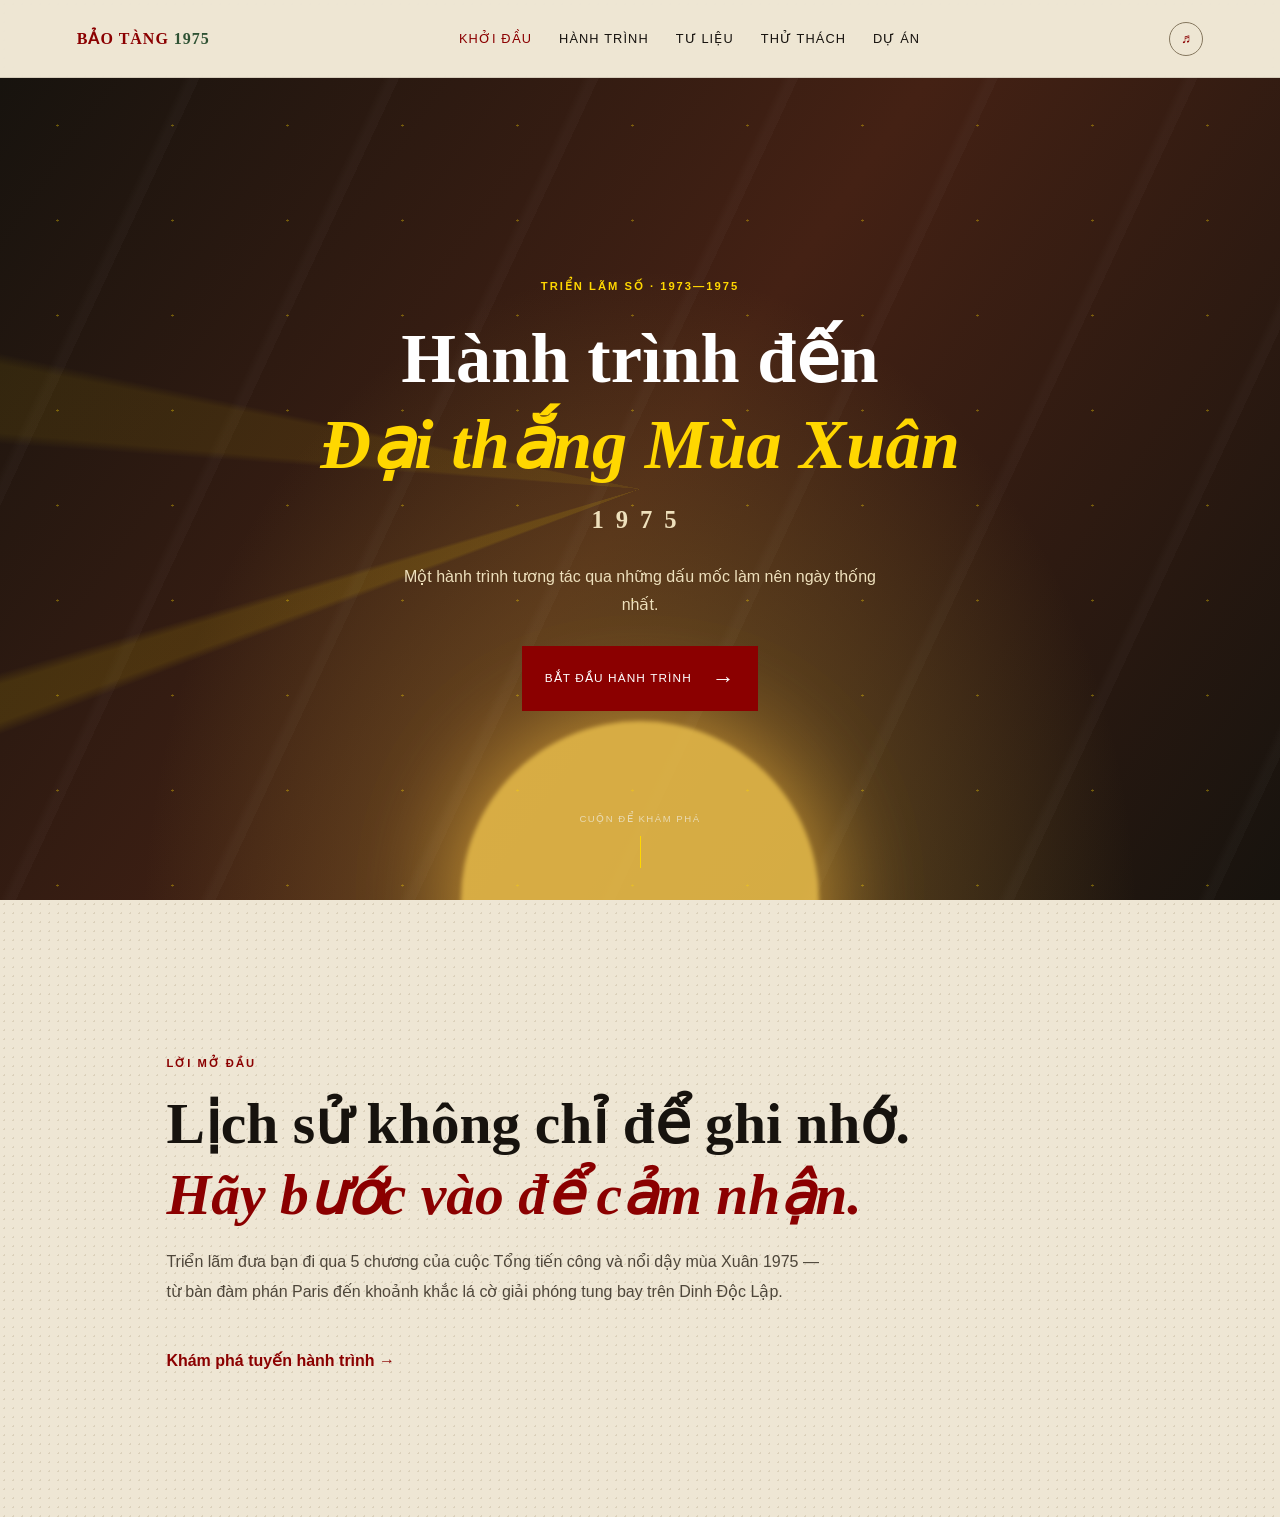
<file: index.html>
<!doctype html><html lang="vi"><head><meta charset="utf-8"><meta name="viewport" content="width=device-width,initial-scale=1"><title>Hành trình đến Đại thắng Mùa Xuân 1975</title><link rel="stylesheet" href="css/style.css"><link rel="stylesheet" href="css/responsive.css"></head><body class="home">
<div id="loader" aria-label="Đang mở triển lãm"><div class="loader-star">★</div><p>ĐANG MỞ CỬA TRIỂN LÃM</p></div>
<header class="nav"><a class="brand" href="index.html">BẢO TÀNG <span>1975</span></a><button class="menu-toggle" aria-label="Mở menu">☰</button><nav><a class="active" href="index.html">Khởi đầu</a><a href="timeline.html">Hành trình</a><a href="gallery.html">Tư liệu</a><a href="quiz.html">Thử thách</a><a href="about.html">Dự án</a></nav><button class="sound" aria-label="Bật hoặc tắt âm thanh">♬</button></header>
<main><section class="hero"><div class="sun"></div><div class="rays"></div><div class="particles" aria-hidden="true"></div><div class="hero-content"><p class="eyebrow">TRIỂN LÃM SỐ · 1973—1975</p><h1><span class="title-line">Hành trình đến</span><em class="title-line">Đại thắng Mùa Xuân</em><strong>1975</strong></h1><p class="intro">Một hành trình tương tác qua những dấu mốc làm nên ngày thống nhất.</p><a class="button" href="timeline.html">Bắt đầu hành trình <span>→</span></a></div><div class="scroll-cue">CUỘN ĐỂ KHÁM PHÁ <i></i></div></section>
<section class="welcome reveal"><p class="eyebrow">LỜI MỞ ĐẦU</p><h2>Lịch sử không chỉ để ghi nhớ.<br><em>Hãy bước vào để cảm nhận.</em></h2><p>Triển lãm đưa bạn đi qua 5 chương của cuộc Tổng tiến công và nổi dậy mùa Xuân 1975 — từ bàn đàm phán Paris đến khoảnh khắc lá cờ giải phóng tung bay trên Dinh Độc Lập.</p><a class="text-link" href="timeline.html">Khám phá tuyến hành trình →</a></section></main><script type="module" src="js/main.js"></script></body></html>
</file>
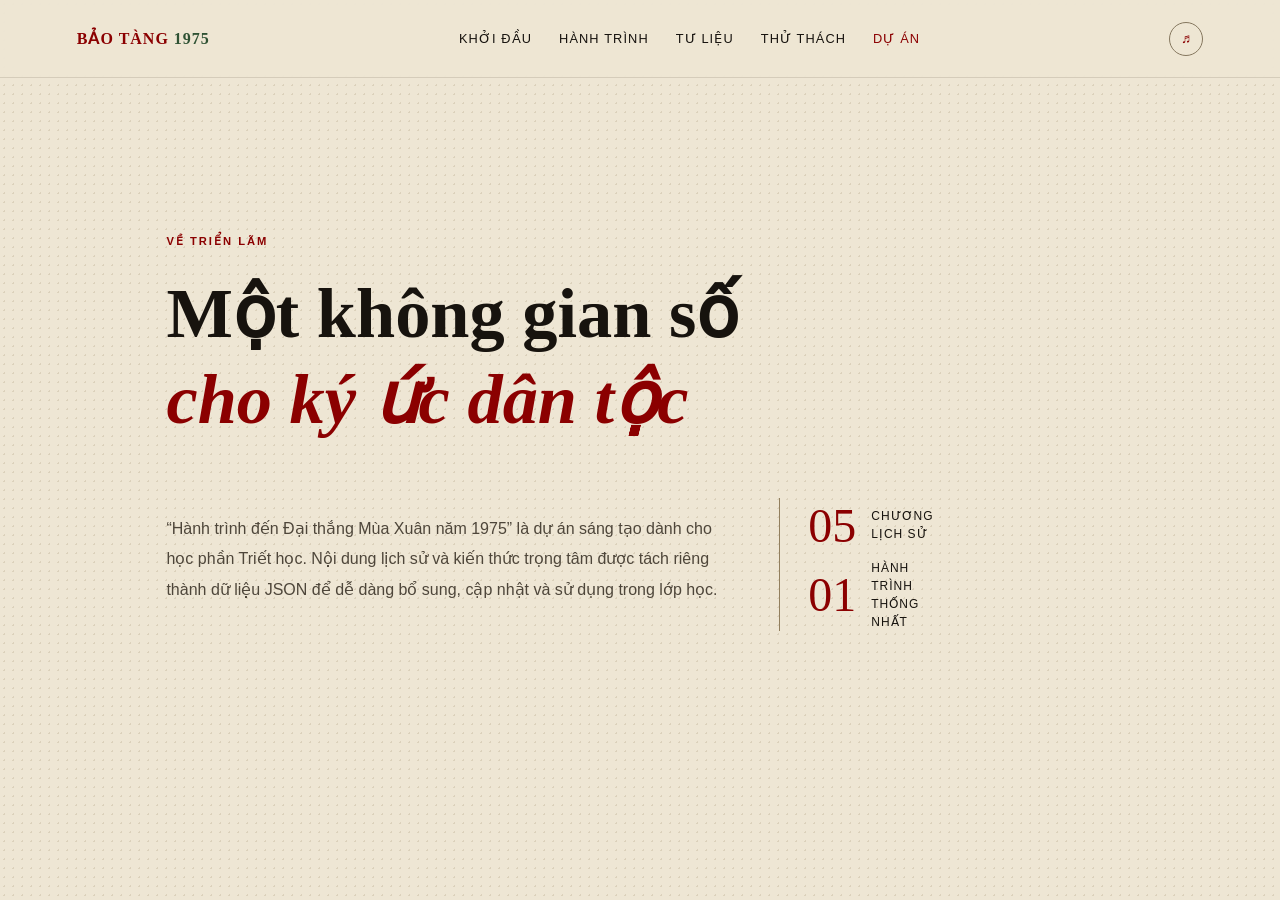
<file: about.html>
<!doctype html><html lang="vi"><head><meta charset="utf-8"><meta name="viewport" content="width=device-width,initial-scale=1"><title>Dự án | Bảo tàng 1975</title><link rel="stylesheet" href="css/style.css"><link rel="stylesheet" href="css/responsive.css"></head><body><header class="nav"><a class="brand" href="index.html">BẢO TÀNG <span>1975</span></a><button class="menu-toggle" aria-label="Mở menu">☰</button><nav><a href="index.html">Khởi đầu</a><a href="timeline.html">Hành trình</a><a href="gallery.html">Tư liệu</a><a href="quiz.html">Thử thách</a><a class="active" href="about.html">Dự án</a></nav><button class="sound">♬</button></header><main class="about"><p class="eyebrow">VỀ TRIỂN LÃM</p><h1>Một không gian số<br><em>cho ký ức dân tộc</em></h1><div class="about-grid"><p>“Hành trình đến Đại thắng Mùa Xuân năm 1975” là dự án sáng tạo dành cho học phần Triết học. Nội dung lịch sử và kiến thức trọng tâm được tách riêng thành dữ liệu JSON để dễ dàng bổ sung, cập nhật và sử dụng trong lớp học.</p><aside><b>05</b><span>chương lịch sử</span><b>01</b><span>hành trình thống nhất</span></aside></div></main><script type="module" src="js/main.js"></script></body></html>
</file>
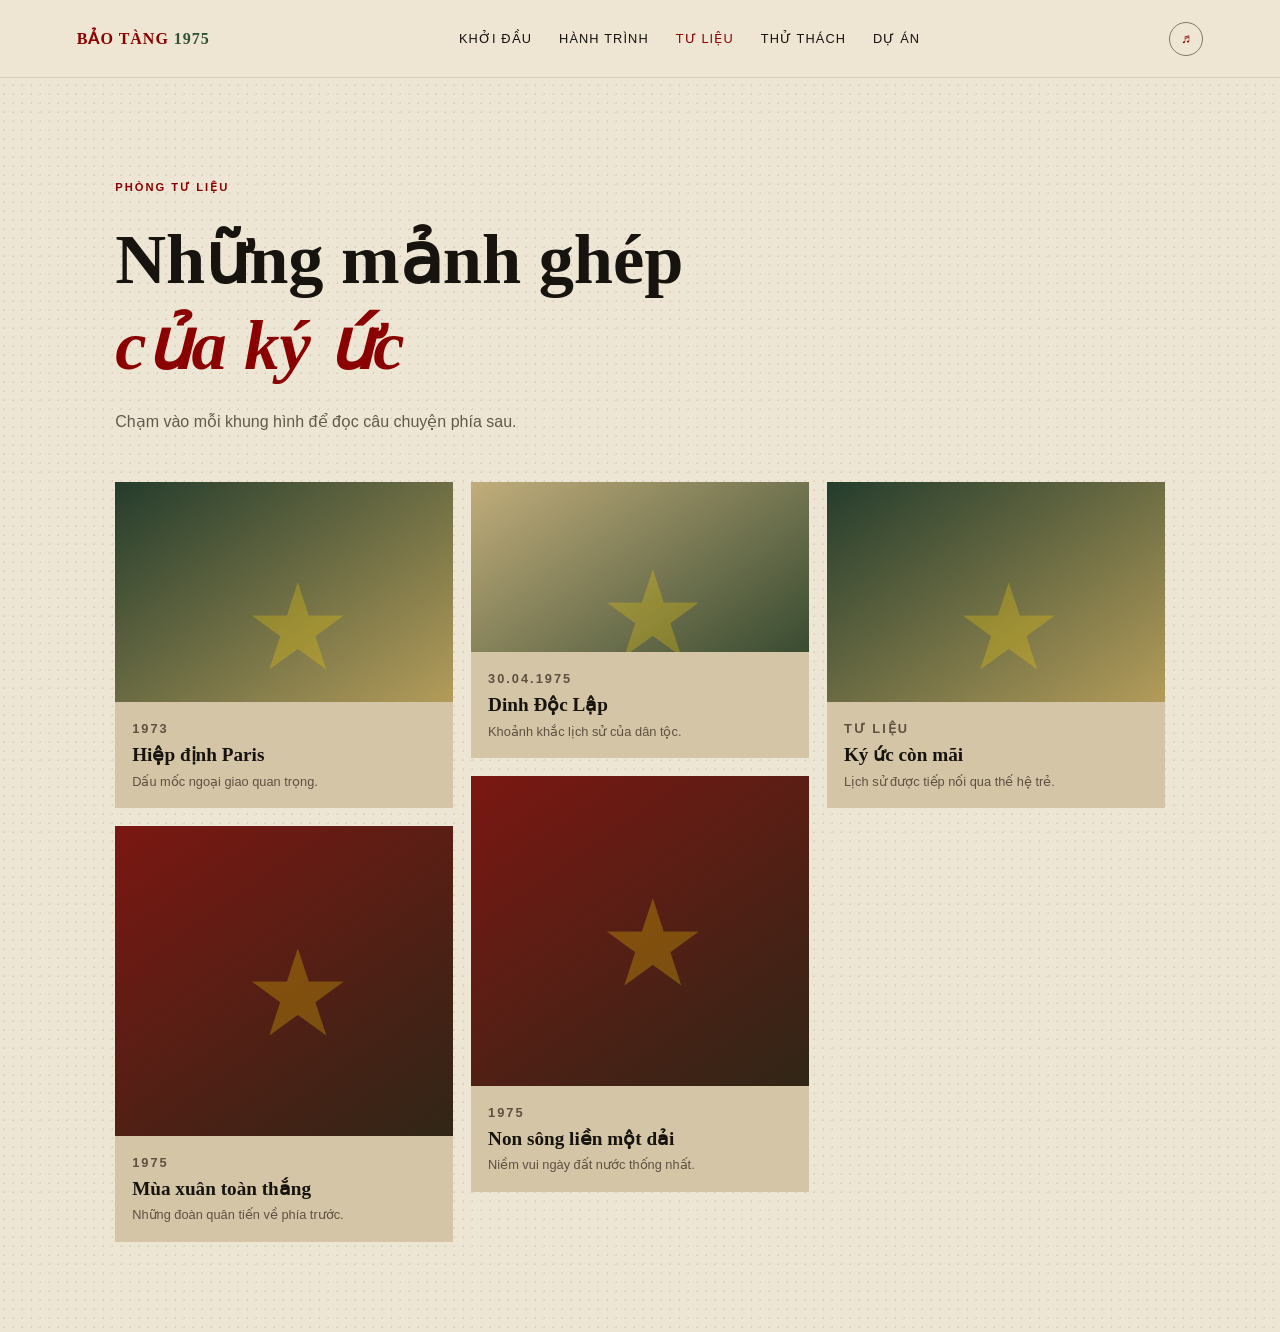
<file: gallery.html>
<!doctype html><html lang="vi"><head><meta charset="utf-8"><meta name="viewport" content="width=device-width,initial-scale=1"><title>Tư liệu | Bảo tàng 1975</title><link rel="stylesheet" href="css/style.css"><link rel="stylesheet" href="css/gallery.css"><link rel="stylesheet" href="css/responsive.css"></head><body><header class="nav"><a class="brand" href="index.html">BẢO TÀNG <span>1975</span></a><button class="menu-toggle" aria-label="Mở menu">☰</button><nav><a href="index.html">Khởi đầu</a><a href="timeline.html">Hành trình</a><a class="active" href="gallery.html">Tư liệu</a><a href="quiz.html">Thử thách</a><a href="about.html">Dự án</a></nav><button class="sound">♬</button></header><main class="gallery-page"><p class="eyebrow">PHÒNG TƯ LIỆU</p><h1>Những mảnh ghép<br><em>của ký ức</em></h1><p class="gallery-lead">Chạm vào mỗi khung hình để đọc câu chuyện phía sau.</p><div id="gallery" class="masonry"></div></main><dialog id="lightbox"><button class="close" aria-label="Đóng">×</button><div class="light-visual"></div><p class="eyebrow" id="light-year"></p><h2 id="light-title"></h2><p id="light-description"></p></dialog><script type="module" src="js/gallery.js"></script><script type="module" src="js/main.js"></script></body></html>
</file>
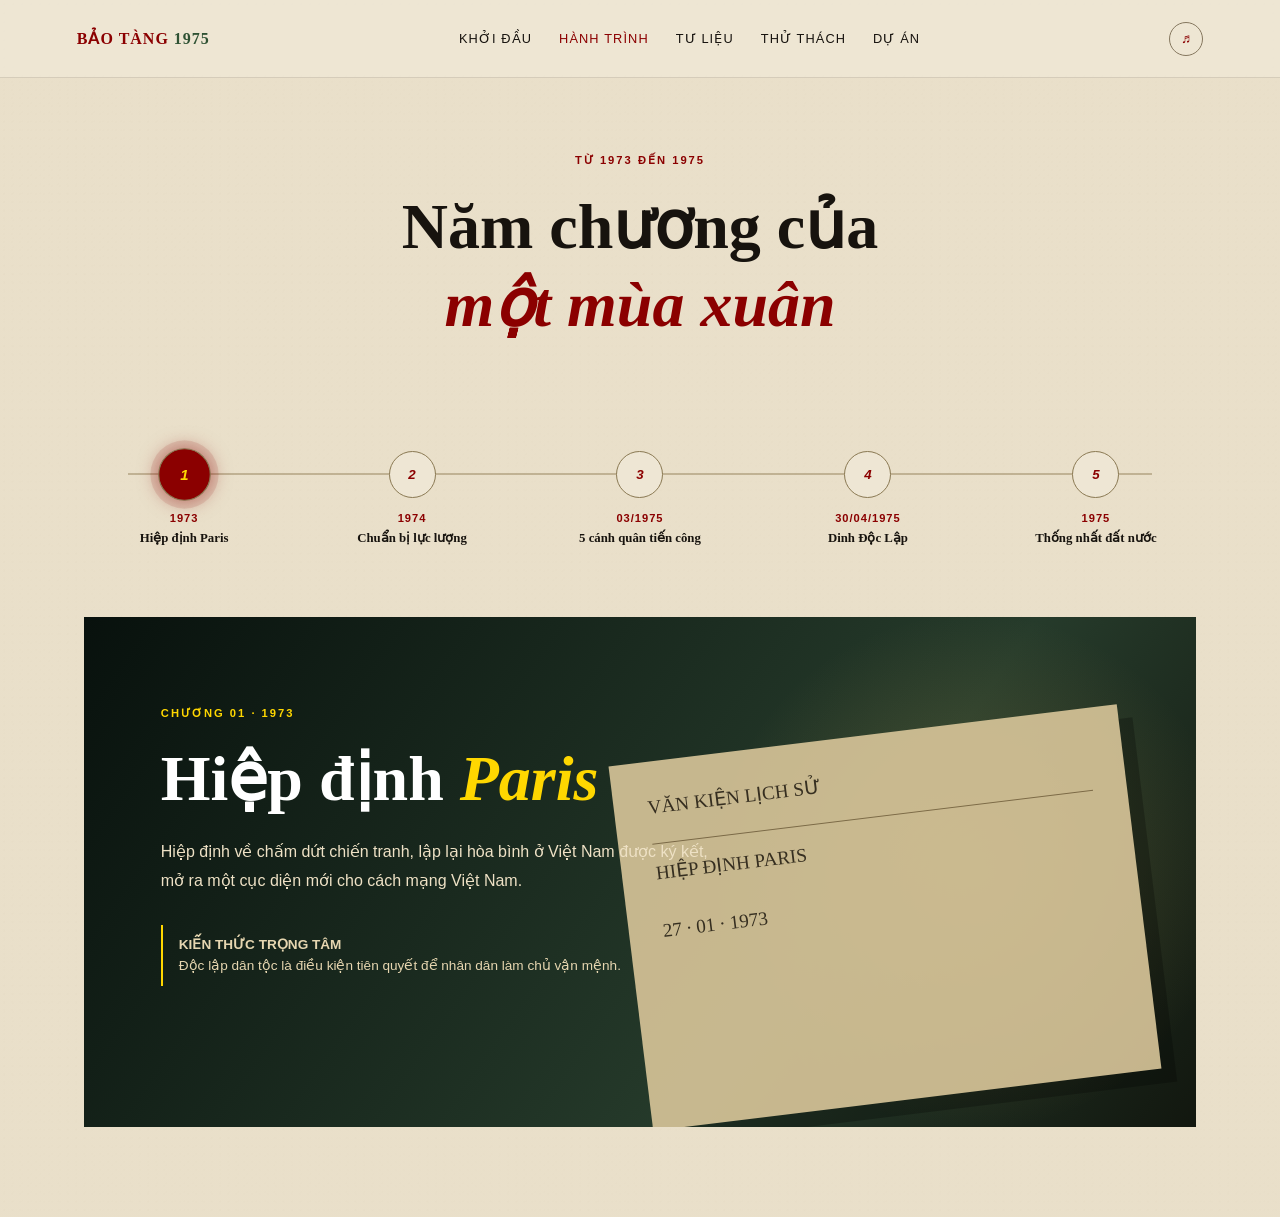
<file: timeline.html>
<!doctype html><html lang="vi"><head><meta charset="utf-8"><meta name="viewport" content="width=device-width,initial-scale=1"><title>Hành trình | Bảo tàng 1975</title><link rel="stylesheet" href="css/style.css"><link rel="stylesheet" href="css/timeline.css"><link rel="stylesheet" href="css/responsive.css"></head><body><header class="nav"><a class="brand" href="index.html">BẢO TÀNG <span>1975</span></a><button class="menu-toggle" aria-label="Mở menu">☰</button><nav><a href="index.html">Khởi đầu</a><a class="active" href="timeline.html">Hành trình</a><a href="gallery.html">Tư liệu</a><a href="quiz.html">Thử thách</a><a href="about.html">Dự án</a></nav><button class="sound" aria-label="Bật hoặc tắt âm thanh">♬</button></header><main class="story"><div class="story-head"><p class="eyebrow">TỪ 1973 ĐẾN 1975</p><h1>Năm chương của<br><em>một mùa xuân</em></h1></div><section id="timeline" aria-label="Dòng thời gian lịch sử"></section></main><script type="module" src="js/timeline.js"></script><script type="module" src="js/main.js"></script></body></html>
</file>
<file: css/style.css>
/* Font hệ thống: hỗ trợ đầy đủ dấu tiếng Việt và hoạt động cả khi không có mạng. */
:root{--red:#8b0000;--gold:#ffd700;--green:#2f5233;--ink:#17130e;--paper:#eee6d4;--serif:Cambria,Georgia,'Times New Roman',serif;--sans:'Segoe UI',Tahoma,Arial,sans-serif}*{box-sizing:border-box}body{margin:0;background:var(--paper);color:var(--ink);font-family:var(--sans);line-height:1.5;text-rendering:optimizeLegibility;background-image:radial-gradient(#a8977b44 1px,transparent 1px);background-size:9px 9px}.nav{height:78px;display:flex;position:relative;z-index:10;align-items:center;padding:0 6vw;border-bottom:1px solid #766a5733;background:#eee6d4e8;backdrop-filter:blur(10px)}.brand{color:var(--red);font-family:var(--serif);font-weight:bold;text-decoration:none;letter-spacing:1px}.brand span{color:var(--green)}nav{display:flex;gap:27px;margin:auto}nav a{color:var(--ink);text-decoration:none;font-size:.8rem;text-transform:uppercase;letter-spacing:1.1px}nav a:hover,nav .active{color:var(--red)}.sound,.menu-toggle{border:1px solid #84765d;background:transparent;border-radius:50%;width:34px;height:34px;color:var(--red);cursor:pointer}.menu-toggle{display:none}.hero{min-height:calc(100vh - 78px);position:relative;overflow:hidden;display:grid;place-items:center;background:radial-gradient(ellipse at 50% 105%,#aa8b344d 0 25%,transparent 55%),linear-gradient(125deg,#17130e,#442114 50%,#17130e);color:#fff}.hero:before{content:'';position:absolute;inset:0;background:repeating-linear-gradient(115deg,transparent 0 11%,#ffffff08 11.5% 12%);opacity:.75}.sun{position:absolute;width:28vw;aspect-ratio:1;bottom:-14vw;border-radius:50%;background:#f6c84e;filter:blur(2px);box-shadow:0 0 100px #f9bc3e;opacity:.8}.rays{position:absolute;width:150vw;height:150vw;background:conic-gradient(from 240deg,transparent 0 9deg,#ffd70020 10deg 13deg,transparent 14deg 34deg,#ffd70015 35deg 41deg,transparent 42deg);animation:spin 80s linear infinite}.particles{position:absolute;inset:0;background-image:radial-gradient(#ffd700 1px,transparent 1.5px);background-size:115px 95px;opacity:.35;animation:float 14s ease-in-out infinite}.hero-content{position:relative;text-align:center;width:min(1120px,100%);padding:40px 24px}.eyebrow{letter-spacing:2px;font-size:.7rem;color:var(--red);font-weight:bold}.hero .eyebrow{color:var(--gold)}h1,h2{font-family:var(--serif);margin:.3em 0;line-height:1.22}h1{font-size:clamp(2.7rem,5.5vw,5.8rem)}h1 em,h2 em{color:var(--red)}.hero h1 em{color:var(--gold)}.title-line{display:block;white-space:nowrap}h1 strong{display:block;font-size:.35em;letter-spacing:12px;color:#eee0bc;margin-top:18px}.intro{max-width:480px;margin:28px auto;color:#eee0bc;line-height:1.7}.button{display:inline-flex;align-items:center;gap:20px;background:var(--red);color:#fff;text-decoration:none;padding:16px 23px;text-transform:uppercase;font-size:.74rem;letter-spacing:1.1px;transition:.3s}.button:hover{transform:translateY(-4px);background:#ac1111}.button span{font-size:1.4rem}.scroll-cue{position:absolute;bottom:22px;font-size:.6rem;letter-spacing:1.5px;color:#e9dab2}.scroll-cue i{height:32px;width:1px;background:var(--gold);display:block;margin:10px auto;animation:pulse 2s infinite}.welcome,.about{padding:16vh 13vw;max-width:1100px}.welcome h2{font-size:clamp(2.2rem,4.5vw,4.5rem)}.welcome>p:not(.eyebrow),.about-grid p{max-width:670px;line-height:1.9;color:#4e463a}.text-link{display:inline-block;margin-top:25px;color:var(--red);font-weight:bold;text-decoration:none}.about-grid{display:flex;gap:60px;margin-top:55px}.about aside{border-left:1px solid #927f5d;padding-left:28px;display:grid;grid-template-columns:auto auto;gap:6px 15px;align-items:center}.about aside b{font:3rem var(--serif);color:var(--red)}.about aside span{font-size:.75rem;text-transform:uppercase;letter-spacing:1px}@keyframes spin{to{transform:rotate(360deg)}}@keyframes float{50%{transform:translateY(20px)}}@keyframes pulse{50%{transform:scaleY(.35);transform-origin:top}}.reveal{animation:reveal .9s both}@keyframes reveal{from{opacity:0;transform:translateY(24px)}to{opacity:1;transform:none}}
#loader{position:fixed;inset:0;z-index:99;display:grid;place-content:center;text-align:center;background:#17130e;color:#f5df9c;transition:opacity .55s,visibility .55s}.loader-star{font-size:3.2rem;animation:loaderPulse 1s infinite alternate}#loader p{letter-spacing:3px;font-size:.65rem}#loader.gone{opacity:0;visibility:hidden}@keyframes loaderPulse{to{transform:scale(1.3);filter:drop-shadow(0 0 15px #ffd700)}}@media(prefers-reduced-motion:reduce){*,*:before,*:after{animation-duration:.01ms!important;animation-iteration-count:1!important;scroll-behavior:auto!important}}
</file>
<file: css/responsive.css>
@media(max-width:700px){.nav{height:64px;padding:0 5vw}.menu-toggle{display:block;margin-left:auto;margin-right:12px}nav{display:none;position:absolute;top:64px;left:0;right:0;padding:24px 5vw;background:var(--paper);flex-direction:column;gap:18px;border-bottom:1px solid #796}.nav.open nav{display:flex}.hero{min-height:calc(100vh - 64px)}.hero-content{padding:20px}.hero h1{font-size:clamp(2.5rem,12vw,4.2rem)}.title-line{white-space:normal}.about-grid{display:block}.about aside{margin-top:35px}.welcome,.about{padding:11vh 8vw}}
</file>
<file: css/gallery.css>
.gallery-page{padding:10vh 9vw}.gallery-page h1{font-size:clamp(2.7rem,5.5vw,5.6rem)}.gallery-lead{color:#62594c}.masonry{columns:3 250px;column-gap:18px;margin-top:48px}.card{break-inside:avoid;margin:0 0 18px;cursor:pointer;background:#d4c5a6;overflow:hidden;transition:.3s}.card:hover{transform:translateY(-5px);box-shadow:0 13px 30px #31220e44}.gallery-art{height:220px;background:linear-gradient(145deg,#243c2c,#b39c5a);position:relative;overflow:hidden}.gallery-art:after{content:'★';position:absolute;font-size:120px;color:#ffd70044;top:25%;left:38%}.card:nth-child(2n) .gallery-art{height:310px;background:linear-gradient(145deg,#7b1712,#302617)}.card:nth-child(3n) .gallery-art{height:170px;background:linear-gradient(145deg,#c1ad7b,#394b31)}.card-copy{padding:17px}.card h2{font-size:1.2rem;margin:5px 0}.card p{font-size:.8rem;color:#5e5140;margin:0}dialog{width:min(760px,90vw);border:0;background:#eee6d4;color:var(--ink);padding:0;box-shadow:0 25px 80px #0008}dialog::backdrop{background:#0e100ddd;backdrop-filter:blur(6px)}dialog .light-visual{height:300px;background:linear-gradient(135deg,#293f2b,#ab914d);position:relative}dialog .light-visual:after{content:'1975';position:absolute;inset:0;display:grid;place-items:center;color:#ffd70077;font:7rem var(--serif)}dialog h2,dialog p:not(.eyebrow){padding:0 40px}dialog .eyebrow{margin:30px 0 0;padding:0 40px}dialog p:not(.eyebrow){padding-bottom:35px;line-height:1.7}.close{position:absolute;right:12px;top:10px;width:35px;height:35px;border:1px solid #fff8;background:#0008;color:#fff;font-size:1.6rem;border-radius:50%;z-index:1;cursor:pointer}
</file>
<file: css/timeline.css>
.story{min-height:calc(100vh - 78px);background:linear-gradient(#e9dfc9ee,#e9dfc9f2),radial-gradient(#8c735530 1px,transparent 1px);background-size:auto,8px 8px}.story-head{text-align:center;padding:7vh 20px 4vh}.story-head h1{font-size:clamp(2.4rem,5vw,5.2rem)}#timeline{max-width:1240px;margin:auto;padding:20px 5vw 10vh}.timeline-rail{display:flex;justify-content:space-between;position:relative;margin:30px 0 70px}.timeline-rail:before{content:'';position:absolute;height:2px;top:23px;left:4%;right:4%;background:#9d8b6688}.milestone{position:relative;z-index:1;width:18%;border:0;background:none;cursor:pointer;text-align:center;font-family:var(--sans);color:var(--ink)}.milestone .dot{display:grid;place-items:center;margin:auto;width:47px;height:47px;border-radius:50%;background:var(--paper);border:1px solid #897852;color:var(--red);font-weight:bold;transition:.3s}.milestone small{display:block;margin-top:14px;color:var(--red);font-weight:bold;letter-spacing:1px}.milestone span{font:600 .8rem var(--serif);display:block;margin-top:6px}.milestone:hover .dot,.milestone.active .dot{background:var(--red);color:var(--gold);box-shadow:0 0 0 7px #8b00001c,0 0 18px #8b000088;transform:scale(1.12)}.scene{display:none;min-height:510px;position:relative;overflow:hidden;background:#1e241e;color:#fff;padding:clamp(30px,6vw,85px);isolation:isolate}.scene.active{display:block;animation:scene .65s ease both}.scene:before{content:'';position:absolute;inset:0;z-index:-1;background:radial-gradient(circle at 80% 50%,#b4994b44,transparent 28%),linear-gradient(125deg,#08110d,#263b2b 65%,#12170f)}.scene-content{max-width:570px;position:relative;z-index:2}.scene .eyebrow{color:var(--gold)}.scene h2{font-size:clamp(2.5rem,5vw,5.2rem)}.scene h2 em{color:var(--gold)}.scene p.desc{line-height:1.8;color:#eee1c5}.knowledge{border-left:2px solid var(--gold);padding:10px 0 10px 16px;margin-top:30px;font-size:.85rem;color:#e6d6b0}.scene-art{position:absolute;right:5%;bottom:5%;width:46%;height:72%;opacity:.9}.map{clip-path:polygon(50% 0,62% 15%,57% 31%,69% 42%,58% 58%,60% 76%,45% 100%,39% 76%,30% 59%,35% 39%,27% 25%,38% 12%);background:linear-gradient(135deg,#d7b958,#507045);filter:drop-shadow(0 0 18px #ffd70077);transform:rotate(5deg)}.document{background:#d9c69a;color:#382e20;padding:34px;transform:rotate(-7deg);box-shadow:14px 15px 0 #0004;font:1.2rem var(--serif)}.document:after{content:'HIỆP ĐỊNH PARIS\A 27 · 01 · 1973';white-space:pre;line-height:3;display:block;border-top:1px solid #85704b;margin-top:25px}.routes{background:repeating-linear-gradient(30deg,transparent 0 37px,#ffd700 39px 42px,transparent 44px 72px);animation:routes 3s linear infinite}.corps .map{width:70%;height:100%;margin:auto}.arrow{position:absolute;width:52%;height:4px;background:#f4cf42;transform-origin:left;box-shadow:0 0 12px #ffd700}.arrow:after{content:'';position:absolute;right:-2px;top:-5px;border:7px solid transparent;border-left-color:#f4cf42}.arrow:nth-child(2){top:28%;left:5%;transform:rotate(18deg)}.arrow:nth-child(3){top:42%;left:0;transform:rotate(8deg)}.arrow:nth-child(4){top:57%;left:8%;transform:rotate(-10deg)}.arrow:nth-child(5){top:70%;left:15%;transform:rotate(-21deg)}.palace{background:linear-gradient(#555a4c 0 40%,transparent 40%),repeating-linear-gradient(90deg,#b4ac89 0 22px,#343a30 23px 27px);clip-path:polygon(12% 100%,12% 35%,28% 35%,28% 17%,72% 17%,72% 35%,88% 35%,88% 100%)}.tank{position:absolute;left:-10%;bottom:8%;width:165px;height:70px;background:#6c7652;border-radius:9px 12px 7px 7px;box-shadow:0 13px 0 #161a13}.tank:before{content:'';position:absolute;width:95px;height:22px;background:#74815e;top:-18px;left:30px;border-radius:4px}.tank:after{content:'';position:absolute;width:75px;height:7px;background:#74815e;top:-15px;left:103px;transform:rotate(-5deg);transform-origin:left}.scene.active .tank{animation:tank 5s .5s ease-in-out forwards}.impact{position:absolute;bottom:12%;left:48%;width:10px;height:10px;background:#fff;border-radius:50%;opacity:0}.scene.active .impact{animation:impact 1s 4.5s forwards}.victory{position:absolute;right:8%;top:10%;font:700 clamp(2rem,5vw,5rem) var(--serif);color:#ffd700;text-shadow:0 2px #8b0000;opacity:0}.scene.active .victory{animation:victory 1s 5s forwards}.unity{background:linear-gradient(90deg,#8b0000 48%,#ffd700 48% 52%,#2f5233 52%);clip-path:polygon(50% 0,62% 15%,57% 31%,69% 42%,58% 58%,60% 76%,45% 100%,39% 76%,30% 59%,35% 39%,27% 25%,38% 12%);animation:breathe 3s infinite}@keyframes scene{from{opacity:0;transform:translateY(16px)}to{opacity:1;transform:none}}@keyframes routes{to{background-position:120px 0}}@keyframes tank{0%{left:-25%}70%{left:42%;transform:translateY(0)}75%{left:45%;transform:translateY(10px)}100%{left:47%;transform:translateX(30px)}}@keyframes impact{50%{opacity:1;transform:scale(22)}100%{opacity:0;transform:scale(35)}}@keyframes victory{to{opacity:1;transform:translateY(15px)}}@keyframes breathe{50%{filter:drop-shadow(0 0 30px #ffd700)}}
</file>
